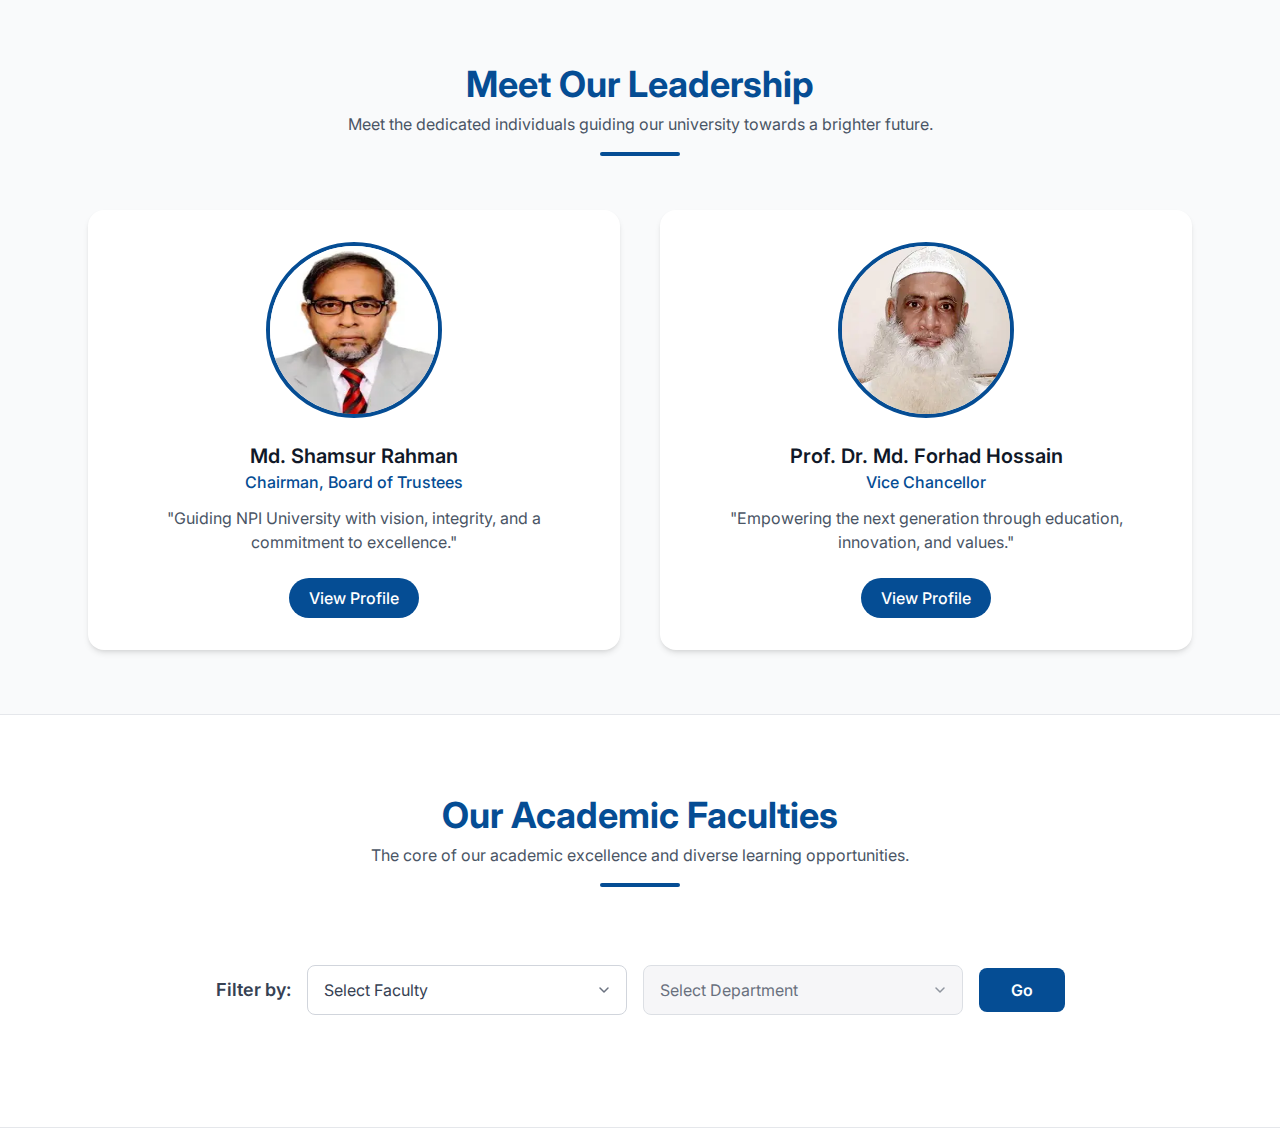
<file: index.html>
<!DOCTYPE html>
<html lang="en">
  <head>
    <meta charset="UTF-8" />
    <meta name="viewport" content="width=device-width, initial-scale=1.0" />
    <title>NPIUB Homepage Sections</title>
    <link href="./output.css" rel="stylesheet" />
    <script src="script.js" defer></script>
    <link
      href="https://fonts.googleapis.com/css2?family=Inter:wght@400;500;600;700;800&display=swap"
      rel="stylesheet"
    />
    <style>
      body {
        font-family: "Inter", sans-serif;
      }
      /* This CSS forces a custom dropdown arrow and prevents the 
        native mobile UI (with the dots) from appearing.
      */
      select {
        -webkit-appearance: none;
        -moz-appearance: none;
        appearance: none;
        background-image: url("data:image/svg+xml;charset=UTF-8,%3csvg xmlns='http://www.w3.org/2000/svg' fill='none' viewBox='0 0 20 20'%3e%3cpath stroke='%236b7280' stroke-linecap='round' stroke-linejoin='round' stroke-width='1.5' d='M6 8l4 4 4-4'/%3e%3c/svg%3e");
        background-position: right 0.75rem center;
        background-repeat: no-repeat;
        background-size: 1.25em 1.25em;
        padding-right: 2.5rem; /* Replaces pr-10 */
      }
    </style>
  </head>
  <body class="bg-gray-50">
    <!-- Section 1: Meet Our Leadership -->
    <section class="py-16 bg-gray-50 border-b border-gray-200">
      <div class="max-w-6xl mx-auto px-6 text-center">
        <h2 class="text-3xl md:text-4xl font-bold text-[#054d94]">
          Meet Our Leadership
        </h2>
        <p class="text-gray-600 mt-2">
          Meet the dedicated individuals guiding our university towards a
          brighter future.
        </p>
        <div
          class="inline-block w-20 h-1 bg-[#054d94] rounded mt-4 mb-12"
        ></div>

        <div class="grid md:grid-cols-2 lg:grid-cols-2 gap-10">
          <!-- Chairman Card -->
          <div
            class="bg-white rounded-2xl shadow-md hover:shadow-xl transition-all duration-300 transform hover:-translate-y-2 p-8 flex flex-col items-center text-center"
          >
            <img
              src="md-shamsur-rahman.webp"
              alt="Chairman"
              class="w-44 h-44 align-middle rounded-full mb-6 border-4 border-[#054d94]"
            />
            <h3 class="text-xl font-semibold text-gray-900">
              Md. Shamsur Rahman
            </h3>
            <p class="text-[#054d94] font-medium mb-3">
              Chairman, Board of Trustees
            </p>
            <p class="text-gray-600 mb-6 max-w-md">
              "Guiding NPI University with vision, integrity, and a commitment
              to excellence."
            </p>
            <a
              href="#"
              aria-label="View Chairman Profile"
              class="px-5 py-2 rounded-full bg-[#054d94] text-white hover:bg-[#055eb5] transition font-medium"
            >
              View Profile
            </a>
          </div>

          <!-- Vice Chancellor Card -->
          <div
            class="bg-white rounded-2xl shadow-md hover:shadow-xl transition-all duration-300 transform hover:-translate-y-2 p-8 flex flex-col items-center text-center"
          >
            <img
              src="prof-dr-md-forhad-hossain.webp"
              alt="Vice Chancellor"
              class="w-44 h-44 align-middle rounded-full mb-6 border-4 border-[#054d94]"
            />
            <h3 class="text-xl font-semibold text-gray-900">
              Prof. Dr. Md. Forhad Hossain
            </h3>
            <p class="text-[#054d94] font-medium mb-3">Vice Chancellor</p>
            <p class="text-gray-600 mb-6 max-w-md">
              "Empowering the next generation through education, innovation, and
              values."
            </p>
            <a
              href="#"
              aria-label="View Vice Chancellor Profile"
              class="px-5 py-2 rounded-full bg-[#054d94] text-white hover:bg-[#055eb5] transition font-medium"
            >
              View Profile
            </a>
          </div>
        </div>
      </div>
    </section>

    <!-- Section 2: Our Academic Faculties -->
    <section class="py-12 md:py-20 bg-white border-b border-gray-200">
      <div class="container mx-auto px-6">
        <!-- Section Header -->
        <div class="text-center mb-10">
          <h2 class="text-3xl md:text-4xl font-bold text-[#054d94]">
            Our Academic Faculties
          </h2>
          <p class="text-gray-600 mt-2">
            The core of our academic excellence and diverse learning
            opportunities.
          </p>
          <div class="inline-block w-20 h-1 bg-[#054d94] rounded mt-4"></div>
        </div>

        <!-- Filter Section -->
        <div class="container mx-auto px-6 py-8">
          <!-- Desktop Filter -->
          <div class="hidden md:block" aria-labelledby="filter-label-desktop">
            <div
              class="flex flex-col md:flex-row gap-4 md:items-center md:justify-center"
            >
              <h3
                id="filter-label-desktop"
                class="text-lg font-semibold text-gray-700"
              >
                Filter by:
              </h3>

              <!-- Faculty Filter (Desktop) -->
              <div class="w-full md:w-80 relative">
                <div class="relative">
                  <label for="faculty-filter-desktop" class="sr-only"
                    >Faculty</label
                  >
                  <select
                    id="faculty-filter-desktop"
                    class="w-full bg-white border border-gray-300 rounded-lg px-4 py-3 text-gray-700 focus:outline-none focus:ring-2 focus:ring-[#054d94] cursor-pointer text-sm sm:text-base transition-colors"
                  >
                    <option value="" disabled selected>Select Faculty</option>
                    <option value="engineering">Faculty of Engineering</option>
                    <option value="business">
                      Faculty of Business Studies
                    </option>
                    <option value="arts">
                      Faculty of Arts & Social Science
                    </option>
                  </select>
                  <!-- Arrow icon is now handled by CSS -->
                </div>
                <p
                  id="faculty-error-desktop"
                  class="absolute text-red-600 text-sm mt-1 hidden"
                >
                  Please select Faculty first
                </p>
              </div>

              <!-- Department Filter (Desktop) -->
              <div class="relative w-full md:w-80">
                <label for="department-filter-desktop" class="sr-only"
                  >Department</label
                >
                <select
                  id="department-filter-desktop"
                  class="w-full bg-white border border-gray-300 rounded-lg px-4 py-3 text-gray-700 focus:outline-none focus:ring-2 focus:ring-[#054d94] disabled:bg-gray-100 disabled:opacity-75 disabled:cursor-not-allowed cursor-pointer text-sm sm:text-base"
                  disabled
                >
                  <option value="" disabled selected>Select Department</option>
                </select>
                <!-- Arrow icon is now handled by CSS -->
                <p
                  id="department-error-desktop"
                  class="absolute text-red-600 text-sm mt-1 hidden"
                >
                  Please select Department
                </p>
              </div>

              <!-- Go Button (Desktop) -->
              <button
                id="filter-go-button-desktop"
                class="w-full md:w-auto bg-[#054d94] text-white hover:bg-[#055eb5] font-semibold px-8 py-2.5 rounded-lg transition-colors duration-300"
              >
                Go
              </button>
            </div>
          </div>

          <!-- Mobile Filter -->
          <div class="block md:hidden" aria-labelledby="filter-label-mobile">
            <div class="flex flex-col space-y-4 items-stretch">
              <h3
                id="filter-label-mobile"
                class="text-lg font-semibold text-gray-700 text-center"
              >
                Filter by:
              </h3>

              <!-- Faculty Filter (Mobile) -->
              <div class="w-full relative">
                <div class="relative">
                  <label for="faculty-filter-mobile" class="sr-only"
                    >Faculty</label
                  >
                  <select
                    id="faculty-filter-mobile"
                    class="w-full bg-white border border-gray-300 rounded-lg px-4 py-3 text-gray-700 focus:outline-none focus:ring-2 focus:ring-[#054d94] cursor-pointer text-sm sm:text-base transition-colors"
                  >
                    <option value="" disabled selected>Select Faculty</option>
                    <option value="engineering">Faculty of Engineering</option>
                    <option value="business">
                      Faculty of Business Studies
                    </option>
                    <option value="arts">
                      Faculty of Arts & Social Science
                    </option>
                  </select>
                  <!-- Arrow icon is now handled by CSS -->
                </div>
                <p
                  id="faculty-error-mobile"
                  class="text-red-600 text-sm mt-1 hidden"
                >
                  Please select Faculty first
                </p>
              </div>

              <!-- Department Filter (Mobile) -->
              <div class="relative w-full">
                <label for="department-filter-mobile" class="sr-only"
                  >Department</label
                >
                <select
                  id="department-filter-mobile"
                  class="w-full bg-white border border-gray-300 rounded-lg px-4 py-3 text-gray-700 focus:outline-none focus:ring-2 focus:ring-[#054d94] disabled:bg-gray-100 disabled:opacity-75 disabled:cursor-not-allowed cursor-pointer text-sm sm:text-base"
                  disabled
                >
                  <option value="" disabled selected>Select Department</option>
                </select>
                <!-- Arrow icon is now handled by CSS -->
                <p
                  id="department-error-mobile"
                  class="text-red-600 text-sm mt-1 hidden"
                >
                  Please select Department
                </p>
              </div>

              <!-- Go Button (Mobile) -->
              <button
                id="filter-go-button-mobile"
                class="w-full bg-[#054d94] text-white hover:bg-[#055eb5] font-semibold px-8 py-2.5 rounded-lg transition-colors duration-300"
              >
                Go
              </button>
            </div>
          </div>
        </div>
      </div>
    </section>
  </body>
</html>
</file>
<file: output.css>
/*! tailwindcss v4.1.16 | MIT License | https://tailwindcss.com */
@layer properties;
@layer theme, base, components, utilities;
@layer theme {
  :root, :host {
    --font-sans: ui-sans-serif, system-ui, sans-serif, "Apple Color Emoji",
      "Segoe UI Emoji", "Segoe UI Symbol", "Noto Color Emoji";
    --font-mono: ui-monospace, SFMono-Regular, Menlo, Monaco, Consolas, "Liberation Mono",
      "Courier New", monospace;
    --color-red-600: oklch(57.7% 0.245 27.325);
    --color-blue-100: oklch(93.2% 0.032 255.585);
    --color-gray-50: oklch(98.5% 0.002 247.839);
    --color-gray-100: oklch(96.7% 0.003 264.542);
    --color-gray-200: oklch(92.8% 0.006 264.531);
    --color-gray-300: oklch(87.2% 0.01 258.338);
    --color-gray-400: oklch(70.7% 0.022 261.325);
    --color-gray-500: oklch(55.1% 0.027 264.364);
    --color-gray-600: oklch(44.6% 0.03 256.802);
    --color-gray-700: oklch(37.3% 0.034 259.733);
    --color-gray-800: oklch(27.8% 0.033 256.848);
    --color-gray-900: oklch(21% 0.034 264.665);
    --color-white: #fff;
    --spacing: 0.25rem;
    --container-md: 28rem;
    --container-2xl: 42rem;
    --container-6xl: 72rem;
    --text-sm: 0.875rem;
    --text-sm--line-height: calc(1.25 / 0.875);
    --text-base: 1rem;
    --text-base--line-height: calc(1.5 / 1);
    --text-lg: 1.125rem;
    --text-lg--line-height: calc(1.75 / 1.125);
    --text-xl: 1.25rem;
    --text-xl--line-height: calc(1.75 / 1.25);
    --text-3xl: 1.875rem;
    --text-3xl--line-height: calc(2.25 / 1.875);
    --text-4xl: 2.25rem;
    --text-4xl--line-height: calc(2.5 / 2.25);
    --text-5xl: 3rem;
    --text-5xl--line-height: 1;
    --font-weight-medium: 500;
    --font-weight-semibold: 600;
    --font-weight-bold: 700;
    --radius-lg: 0.5rem;
    --radius-xl: 0.75rem;
    --radius-2xl: 1rem;
    --ease-out: cubic-bezier(0, 0, 0.2, 1);
    --default-transition-duration: 150ms;
    --default-transition-timing-function: cubic-bezier(0.4, 0, 0.2, 1);
    --default-font-family: var(--font-sans);
    --default-mono-font-family: var(--font-mono);
  }
}
@layer base {
  *, ::after, ::before, ::backdrop, ::file-selector-button {
    box-sizing: border-box;
    margin: 0;
    padding: 0;
    border: 0 solid;
  }
  html, :host {
    line-height: 1.5;
    -webkit-text-size-adjust: 100%;
    tab-size: 4;
    font-family: var(--default-font-family, ui-sans-serif, system-ui, sans-serif, "Apple Color Emoji", "Segoe UI Emoji", "Segoe UI Symbol", "Noto Color Emoji");
    font-feature-settings: var(--default-font-feature-settings, normal);
    font-variation-settings: var(--default-font-variation-settings, normal);
    -webkit-tap-highlight-color: transparent;
  }
  hr {
    height: 0;
    color: inherit;
    border-top-width: 1px;
  }
  abbr:where([title]) {
    -webkit-text-decoration: underline dotted;
    text-decoration: underline dotted;
  }
  h1, h2, h3, h4, h5, h6 {
    font-size: inherit;
    font-weight: inherit;
  }
  a {
    color: inherit;
    -webkit-text-decoration: inherit;
    text-decoration: inherit;
  }
  b, strong {
    font-weight: bolder;
  }
  code, kbd, samp, pre {
    font-family: var(--default-mono-font-family, ui-monospace, SFMono-Regular, Menlo, Monaco, Consolas, "Liberation Mono", "Courier New", monospace);
    font-feature-settings: var(--default-mono-font-feature-settings, normal);
    font-variation-settings: var(--default-mono-font-variation-settings, normal);
    font-size: 1em;
  }
  small {
    font-size: 80%;
  }
  sub, sup {
    font-size: 75%;
    line-height: 0;
    position: relative;
    vertical-align: baseline;
  }
  sub {
    bottom: -0.25em;
  }
  sup {
    top: -0.5em;
  }
  table {
    text-indent: 0;
    border-color: inherit;
    border-collapse: collapse;
  }
  :-moz-focusring {
    outline: auto;
  }
  progress {
    vertical-align: baseline;
  }
  summary {
    display: list-item;
  }
  ol, ul, menu {
    list-style: none;
  }
  img, svg, video, canvas, audio, iframe, embed, object {
    display: block;
    vertical-align: middle;
  }
  img, video {
    max-width: 100%;
    height: auto;
  }
  button, input, select, optgroup, textarea, ::file-selector-button {
    font: inherit;
    font-feature-settings: inherit;
    font-variation-settings: inherit;
    letter-spacing: inherit;
    color: inherit;
    border-radius: 0;
    background-color: transparent;
    opacity: 1;
  }
  :where(select:is([multiple], [size])) optgroup {
    font-weight: bolder;
  }
  :where(select:is([multiple], [size])) optgroup option {
    padding-inline-start: 20px;
  }
  ::file-selector-button {
    margin-inline-end: 4px;
  }
  ::placeholder {
    opacity: 1;
  }
  @supports (not (-webkit-appearance: -apple-pay-button))  or (contain-intrinsic-size: 1px) {
    ::placeholder {
      color: currentcolor;
      @supports (color: color-mix(in lab, red, red)) {
        color: color-mix(in oklab, currentcolor 50%, transparent);
      }
    }
  }
  textarea {
    resize: vertical;
  }
  ::-webkit-search-decoration {
    -webkit-appearance: none;
  }
  ::-webkit-date-and-time-value {
    min-height: 1lh;
    text-align: inherit;
  }
  ::-webkit-datetime-edit {
    display: inline-flex;
  }
  ::-webkit-datetime-edit-fields-wrapper {
    padding: 0;
  }
  ::-webkit-datetime-edit, ::-webkit-datetime-edit-year-field, ::-webkit-datetime-edit-month-field, ::-webkit-datetime-edit-day-field, ::-webkit-datetime-edit-hour-field, ::-webkit-datetime-edit-minute-field, ::-webkit-datetime-edit-second-field, ::-webkit-datetime-edit-millisecond-field, ::-webkit-datetime-edit-meridiem-field {
    padding-block: 0;
  }
  ::-webkit-calendar-picker-indicator {
    line-height: 1;
  }
  :-moz-ui-invalid {
    box-shadow: none;
  }
  button, input:where([type="button"], [type="reset"], [type="submit"]), ::file-selector-button {
    appearance: button;
  }
  ::-webkit-inner-spin-button, ::-webkit-outer-spin-button {
    height: auto;
  }
  [hidden]:where(:not([hidden="until-found"])) {
    display: none !important;
  }
}
@layer utilities {
  .sr-only {
    position: absolute;
    width: 1px;
    height: 1px;
    padding: 0;
    margin: -1px;
    overflow: hidden;
    clip-path: inset(50%);
    white-space: nowrap;
    border-width: 0;
  }
  .absolute {
    position: absolute;
  }
  .relative {
    position: relative;
  }
  .bottom-0 {
    bottom: calc(var(--spacing) * 0);
  }
  .left-0 {
    left: calc(var(--spacing) * 0);
  }
  .container {
    width: 100%;
    @media (width >= 40rem) {
      max-width: 40rem;
    }
    @media (width >= 48rem) {
      max-width: 48rem;
    }
    @media (width >= 64rem) {
      max-width: 64rem;
    }
    @media (width >= 80rem) {
      max-width: 80rem;
    }
    @media (width >= 96rem) {
      max-width: 96rem;
    }
  }
  .mx-auto {
    margin-inline: auto;
  }
  .mt-1 {
    margin-top: calc(var(--spacing) * 1);
  }
  .mt-2 {
    margin-top: calc(var(--spacing) * 2);
  }
  .mt-3 {
    margin-top: calc(var(--spacing) * 3);
  }
  .mt-4 {
    margin-top: calc(var(--spacing) * 4);
  }
  .mt-6 {
    margin-top: calc(var(--spacing) * 6);
  }
  .mb-3 {
    margin-bottom: calc(var(--spacing) * 3);
  }
  .mb-4 {
    margin-bottom: calc(var(--spacing) * 4);
  }
  .mb-6 {
    margin-bottom: calc(var(--spacing) * 6);
  }
  .mb-10 {
    margin-bottom: calc(var(--spacing) * 10);
  }
  .mb-12 {
    margin-bottom: calc(var(--spacing) * 12);
  }
  .mb-16 {
    margin-bottom: calc(var(--spacing) * 16);
  }
  .block {
    display: block;
  }
  .flex {
    display: flex;
  }
  .grid {
    display: grid;
  }
  .hidden {
    display: none;
  }
  .inline-block {
    display: inline-block;
  }
  .h-1 {
    height: calc(var(--spacing) * 1);
  }
  .h-5 {
    height: calc(var(--spacing) * 5);
  }
  .h-10 {
    height: calc(var(--spacing) * 10);
  }
  .h-20 {
    height: calc(var(--spacing) * 20);
  }
  .h-44 {
    height: calc(var(--spacing) * 44);
  }
  .h-full {
    height: 100%;
  }
  .w-5 {
    width: calc(var(--spacing) * 5);
  }
  .w-10 {
    width: calc(var(--spacing) * 10);
  }
  .w-20 {
    width: calc(var(--spacing) * 20);
  }
  .w-44 {
    width: calc(var(--spacing) * 44);
  }
  .w-full {
    width: 100%;
  }
  .max-w-2xl {
    max-width: var(--container-2xl);
  }
  .max-w-6xl {
    max-width: var(--container-6xl);
  }
  .max-w-md {
    max-width: var(--container-md);
  }
  .flex-grow {
    flex-grow: 1;
  }
  .origin-left {
    transform-origin: 0;
  }
  .scale-x-0 {
    --tw-scale-x: 0%;
    scale: var(--tw-scale-x) var(--tw-scale-y);
  }
  .transform {
    transform: var(--tw-rotate-x,) var(--tw-rotate-y,) var(--tw-rotate-z,) var(--tw-skew-x,) var(--tw-skew-y,);
  }
  .cursor-pointer {
    cursor: pointer;
  }
  .grid-cols-1 {
    grid-template-columns: repeat(1, minmax(0, 1fr));
  }
  .flex-col {
    flex-direction: column;
  }
  .items-center {
    align-items: center;
  }
  .items-stretch {
    align-items: stretch;
  }
  .justify-center {
    justify-content: center;
  }
  .gap-4 {
    gap: calc(var(--spacing) * 4);
  }
  .gap-8 {
    gap: calc(var(--spacing) * 8);
  }
  .gap-10 {
    gap: calc(var(--spacing) * 10);
  }
  .space-y-4 {
    :where(& > :not(:last-child)) {
      --tw-space-y-reverse: 0;
      margin-block-start: calc(calc(var(--spacing) * 4) * var(--tw-space-y-reverse));
      margin-block-end: calc(calc(var(--spacing) * 4) * calc(1 - var(--tw-space-y-reverse)));
    }
  }
  .overflow-hidden {
    overflow: hidden;
  }
  .rounded {
    border-radius: 0.25rem;
  }
  .rounded-2xl {
    border-radius: var(--radius-2xl);
  }
  .rounded-full {
    border-radius: calc(infinity * 1px);
  }
  .rounded-lg {
    border-radius: var(--radius-lg);
  }
  .rounded-xl {
    border-radius: var(--radius-xl);
  }
  .border {
    border-style: var(--tw-border-style);
    border-width: 1px;
  }
  .border-2 {
    border-style: var(--tw-border-style);
    border-width: 2px;
  }
  .border-4 {
    border-style: var(--tw-border-style);
    border-width: 4px;
  }
  .border-b {
    border-bottom-style: var(--tw-border-style);
    border-bottom-width: 1px;
  }
  .border-\[\#054d94\] {
    border-color: #054d94;
  }
  .border-gray-200 {
    border-color: var(--color-gray-200);
  }
  .border-gray-300 {
    border-color: var(--color-gray-300);
  }
  .border-red-600 {
    border-color: var(--color-red-600);
  }
  .bg-\[\#054d94\] {
    background-color: #054d94;
  }
  .bg-\[\#054d94\]\/10 {
    background-color: color-mix(in oklab, #054d94 10%, transparent);
  }
  .bg-blue-100 {
    background-color: var(--color-blue-100);
  }
  .bg-gray-50 {
    background-color: var(--color-gray-50);
  }
  .bg-transparent {
    background-color: transparent;
  }
  .bg-white {
    background-color: var(--color-white);
  }
  .p-8 {
    padding: calc(var(--spacing) * 8);
  }
  .px-4 {
    padding-inline: calc(var(--spacing) * 4);
  }
  .px-5 {
    padding-inline: calc(var(--spacing) * 5);
  }
  .px-6 {
    padding-inline: calc(var(--spacing) * 6);
  }
  .px-8 {
    padding-inline: calc(var(--spacing) * 8);
  }
  .py-2 {
    padding-block: calc(var(--spacing) * 2);
  }
  .py-2\.5 {
    padding-block: calc(var(--spacing) * 2.5);
  }
  .py-3 {
    padding-block: calc(var(--spacing) * 3);
  }
  .py-8 {
    padding-block: calc(var(--spacing) * 8);
  }
  .py-12 {
    padding-block: calc(var(--spacing) * 12);
  }
  .py-16 {
    padding-block: calc(var(--spacing) * 16);
  }
  .py-20 {
    padding-block: calc(var(--spacing) * 20);
  }
  .pr-10 {
    padding-right: calc(var(--spacing) * 10);
  }
  .text-center {
    text-align: center;
  }
  .text-left {
    text-align: left;
  }
  .align-middle {
    vertical-align: middle;
  }
  .text-3xl {
    font-size: var(--text-3xl);
    line-height: var(--tw-leading, var(--text-3xl--line-height));
  }
  .text-4xl {
    font-size: var(--text-4xl);
    line-height: var(--tw-leading, var(--text-4xl--line-height));
  }
  .text-lg {
    font-size: var(--text-lg);
    line-height: var(--tw-leading, var(--text-lg--line-height));
  }
  .text-sm {
    font-size: var(--text-sm);
    line-height: var(--tw-leading, var(--text-sm--line-height));
  }
  .text-xl {
    font-size: var(--text-xl);
    line-height: var(--tw-leading, var(--text-xl--line-height));
  }
  .font-bold {
    --tw-font-weight: var(--font-weight-bold);
    font-weight: var(--font-weight-bold);
  }
  .font-medium {
    --tw-font-weight: var(--font-weight-medium);
    font-weight: var(--font-weight-medium);
  }
  .font-semibold {
    --tw-font-weight: var(--font-weight-semibold);
    font-weight: var(--font-weight-semibold);
  }
  .text-\[\#054d94\] {
    color: #054d94;
  }
  .text-gray-400 {
    color: var(--color-gray-400);
  }
  .text-gray-500 {
    color: var(--color-gray-500);
  }
  .text-gray-600 {
    color: var(--color-gray-600);
  }
  .text-gray-700 {
    color: var(--color-gray-700);
  }
  .text-gray-800 {
    color: var(--color-gray-800);
  }
  .text-gray-900 {
    color: var(--color-gray-900);
  }
  .text-red-600 {
    color: var(--color-red-600);
  }
  .text-white {
    color: var(--color-white);
  }
  .shadow-md {
    --tw-shadow: 0 4px 6px -1px var(--tw-shadow-color, rgb(0 0 0 / 0.1)), 0 2px 4px -2px var(--tw-shadow-color, rgb(0 0 0 / 0.1));
    box-shadow: var(--tw-inset-shadow), var(--tw-inset-ring-shadow), var(--tw-ring-offset-shadow), var(--tw-ring-shadow), var(--tw-shadow);
  }
  .transition {
    transition-property: color, background-color, border-color, outline-color, text-decoration-color, fill, stroke, --tw-gradient-from, --tw-gradient-via, --tw-gradient-to, opacity, box-shadow, transform, translate, scale, rotate, filter, -webkit-backdrop-filter, backdrop-filter, display, content-visibility, overlay, pointer-events;
    transition-timing-function: var(--tw-ease, var(--default-transition-timing-function));
    transition-duration: var(--tw-duration, var(--default-transition-duration));
  }
  .transition-all {
    transition-property: all;
    transition-timing-function: var(--tw-ease, var(--default-transition-timing-function));
    transition-duration: var(--tw-duration, var(--default-transition-duration));
  }
  .transition-colors {
    transition-property: color, background-color, border-color, outline-color, text-decoration-color, fill, stroke, --tw-gradient-from, --tw-gradient-via, --tw-gradient-to;
    transition-timing-function: var(--tw-ease, var(--default-transition-timing-function));
    transition-duration: var(--tw-duration, var(--default-transition-duration));
  }
  .transition-transform {
    transition-property: transform, translate, scale, rotate;
    transition-timing-function: var(--tw-ease, var(--default-transition-timing-function));
    transition-duration: var(--tw-duration, var(--default-transition-duration));
  }
  .duration-300 {
    --tw-duration: 300ms;
    transition-duration: 300ms;
  }
  .ease-out {
    --tw-ease: var(--ease-out);
    transition-timing-function: var(--ease-out);
  }
  .group-hover\:scale-x-100 {
    &:is(:where(.group):hover *) {
      @media (hover: hover) {
        --tw-scale-x: 100%;
        scale: var(--tw-scale-x) var(--tw-scale-y);
      }
    }
  }
  .group-hover\:bg-\[\#054d94\] {
    &:is(:where(.group):hover *) {
      @media (hover: hover) {
        background-color: #054d94;
      }
    }
  }
  .group-hover\:text-white {
    &:is(:where(.group):hover *) {
      @media (hover: hover) {
        color: var(--color-white);
      }
    }
  }
  .hover\:-translate-y-2 {
    &:hover {
      @media (hover: hover) {
        --tw-translate-y: calc(var(--spacing) * -2);
        translate: var(--tw-translate-x) var(--tw-translate-y);
      }
    }
  }
  .hover\:bg-\[\#054d94\] {
    &:hover {
      @media (hover: hover) {
        background-color: #054d94;
      }
    }
  }
  .hover\:bg-\[\#055eb5\] {
    &:hover {
      @media (hover: hover) {
        background-color: #055eb5;
      }
    }
  }
  .hover\:text-\[\#055eb5\] {
    &:hover {
      @media (hover: hover) {
        color: #055eb5;
      }
    }
  }
  .hover\:text-white {
    &:hover {
      @media (hover: hover) {
        color: var(--color-white);
      }
    }
  }
  .hover\:shadow-xl {
    &:hover {
      @media (hover: hover) {
        --tw-shadow: 0 20px 25px -5px var(--tw-shadow-color, rgb(0 0 0 / 0.1)), 0 8px 10px -6px var(--tw-shadow-color, rgb(0 0 0 / 0.1));
        box-shadow: var(--tw-inset-shadow), var(--tw-inset-ring-shadow), var(--tw-ring-offset-shadow), var(--tw-ring-shadow), var(--tw-shadow);
      }
    }
  }
  .focus\:ring-2 {
    &:focus {
      --tw-ring-shadow: var(--tw-ring-inset,) 0 0 0 calc(2px + var(--tw-ring-offset-width)) var(--tw-ring-color, currentcolor);
      box-shadow: var(--tw-inset-shadow), var(--tw-inset-ring-shadow), var(--tw-ring-offset-shadow), var(--tw-ring-shadow), var(--tw-shadow);
    }
  }
  .focus\:ring-\[\#054d94\] {
    &:focus {
      --tw-ring-color: #054d94;
    }
  }
  .focus\:ring-red-600 {
    &:focus {
      --tw-ring-color: var(--color-red-600);
    }
  }
  .focus\:outline-none {
    &:focus {
      --tw-outline-style: none;
      outline-style: none;
    }
  }
  .disabled\:cursor-not-allowed {
    &:disabled {
      cursor: not-allowed;
    }
  }
  .disabled\:bg-gray-100 {
    &:disabled {
      background-color: var(--color-gray-100);
    }
  }
  .disabled\:opacity-75 {
    &:disabled {
      opacity: 75%;
    }
  }
  .sm\:text-4xl {
    @media (width >= 40rem) {
      font-size: var(--text-4xl);
      line-height: var(--tw-leading, var(--text-4xl--line-height));
    }
  }
  .sm\:text-base {
    @media (width >= 40rem) {
      font-size: var(--text-base);
      line-height: var(--tw-leading, var(--text-base--line-height));
    }
  }
  .md\:block {
    @media (width >= 48rem) {
      display: block;
    }
  }
  .md\:hidden {
    @media (width >= 48rem) {
      display: none;
    }
  }
  .md\:w-80 {
    @media (width >= 48rem) {
      width: calc(var(--spacing) * 80);
    }
  }
  .md\:w-auto {
    @media (width >= 48rem) {
      width: auto;
    }
  }
  .md\:grid-cols-2 {
    @media (width >= 48rem) {
      grid-template-columns: repeat(2, minmax(0, 1fr));
    }
  }
  .md\:flex-row {
    @media (width >= 48rem) {
      flex-direction: row;
    }
  }
  .md\:items-center {
    @media (width >= 48rem) {
      align-items: center;
    }
  }
  .md\:justify-center {
    @media (width >= 48rem) {
      justify-content: center;
    }
  }
  .md\:py-20 {
    @media (width >= 48rem) {
      padding-block: calc(var(--spacing) * 20);
    }
  }
  .md\:text-4xl {
    @media (width >= 48rem) {
      font-size: var(--text-4xl);
      line-height: var(--tw-leading, var(--text-4xl--line-height));
    }
  }
  .md\:text-5xl {
    @media (width >= 48rem) {
      font-size: var(--text-5xl);
      line-height: var(--tw-leading, var(--text-5xl--line-height));
    }
  }
  .lg\:grid-cols-2 {
    @media (width >= 64rem) {
      grid-template-columns: repeat(2, minmax(0, 1fr));
    }
  }
  .lg\:grid-cols-3 {
    @media (width >= 64rem) {
      grid-template-columns: repeat(3, minmax(0, 1fr));
    }
  }
}
@property --tw-scale-x {
  syntax: "*";
  inherits: false;
  initial-value: 1;
}
@property --tw-scale-y {
  syntax: "*";
  inherits: false;
  initial-value: 1;
}
@property --tw-scale-z {
  syntax: "*";
  inherits: false;
  initial-value: 1;
}
@property --tw-rotate-x {
  syntax: "*";
  inherits: false;
}
@property --tw-rotate-y {
  syntax: "*";
  inherits: false;
}
@property --tw-rotate-z {
  syntax: "*";
  inherits: false;
}
@property --tw-skew-x {
  syntax: "*";
  inherits: false;
}
@property --tw-skew-y {
  syntax: "*";
  inherits: false;
}
@property --tw-space-y-reverse {
  syntax: "*";
  inherits: false;
  initial-value: 0;
}
@property --tw-border-style {
  syntax: "*";
  inherits: false;
  initial-value: solid;
}
@property --tw-font-weight {
  syntax: "*";
  inherits: false;
}
@property --tw-shadow {
  syntax: "*";
  inherits: false;
  initial-value: 0 0 #0000;
}
@property --tw-shadow-color {
  syntax: "*";
  inherits: false;
}
@property --tw-shadow-alpha {
  syntax: "<percentage>";
  inherits: false;
  initial-value: 100%;
}
@property --tw-inset-shadow {
  syntax: "*";
  inherits: false;
  initial-value: 0 0 #0000;
}
@property --tw-inset-shadow-color {
  syntax: "*";
  inherits: false;
}
@property --tw-inset-shadow-alpha {
  syntax: "<percentage>";
  inherits: false;
  initial-value: 100%;
}
@property --tw-ring-color {
  syntax: "*";
  inherits: false;
}
@property --tw-ring-shadow {
  syntax: "*";
  inherits: false;
  initial-value: 0 0 #0000;
}
@property --tw-inset-ring-color {
  syntax: "*";
  inherits: false;
}
@property --tw-inset-ring-shadow {
  syntax: "*";
  inherits: false;
  initial-value: 0 0 #0000;
}
@property --tw-ring-inset {
  syntax: "*";
  inherits: false;
}
@property --tw-ring-offset-width {
  syntax: "<length>";
  inherits: false;
  initial-value: 0px;
}
@property --tw-ring-offset-color {
  syntax: "*";
  inherits: false;
  initial-value: #fff;
}
@property --tw-ring-offset-shadow {
  syntax: "*";
  inherits: false;
  initial-value: 0 0 #0000;
}
@property --tw-duration {
  syntax: "*";
  inherits: false;
}
@property --tw-ease {
  syntax: "*";
  inherits: false;
}
@property --tw-translate-x {
  syntax: "*";
  inherits: false;
  initial-value: 0;
}
@property --tw-translate-y {
  syntax: "*";
  inherits: false;
  initial-value: 0;
}
@property --tw-translate-z {
  syntax: "*";
  inherits: false;
  initial-value: 0;
}
@layer properties {
  @supports ((-webkit-hyphens: none) and (not (margin-trim: inline))) or ((-moz-orient: inline) and (not (color:rgb(from red r g b)))) {
    *, ::before, ::after, ::backdrop {
      --tw-scale-x: 1;
      --tw-scale-y: 1;
      --tw-scale-z: 1;
      --tw-rotate-x: initial;
      --tw-rotate-y: initial;
      --tw-rotate-z: initial;
      --tw-skew-x: initial;
      --tw-skew-y: initial;
      --tw-space-y-reverse: 0;
      --tw-border-style: solid;
      --tw-font-weight: initial;
      --tw-shadow: 0 0 #0000;
      --tw-shadow-color: initial;
      --tw-shadow-alpha: 100%;
      --tw-inset-shadow: 0 0 #0000;
      --tw-inset-shadow-color: initial;
      --tw-inset-shadow-alpha: 100%;
      --tw-ring-color: initial;
      --tw-ring-shadow: 0 0 #0000;
      --tw-inset-ring-color: initial;
      --tw-inset-ring-shadow: 0 0 #0000;
      --tw-ring-inset: initial;
      --tw-ring-offset-width: 0px;
      --tw-ring-offset-color: #fff;
      --tw-ring-offset-shadow: 0 0 #0000;
      --tw-duration: initial;
      --tw-ease: initial;
      --tw-translate-x: 0;
      --tw-translate-y: 0;
      --tw-translate-z: 0;
    }
  }
}
</file>
